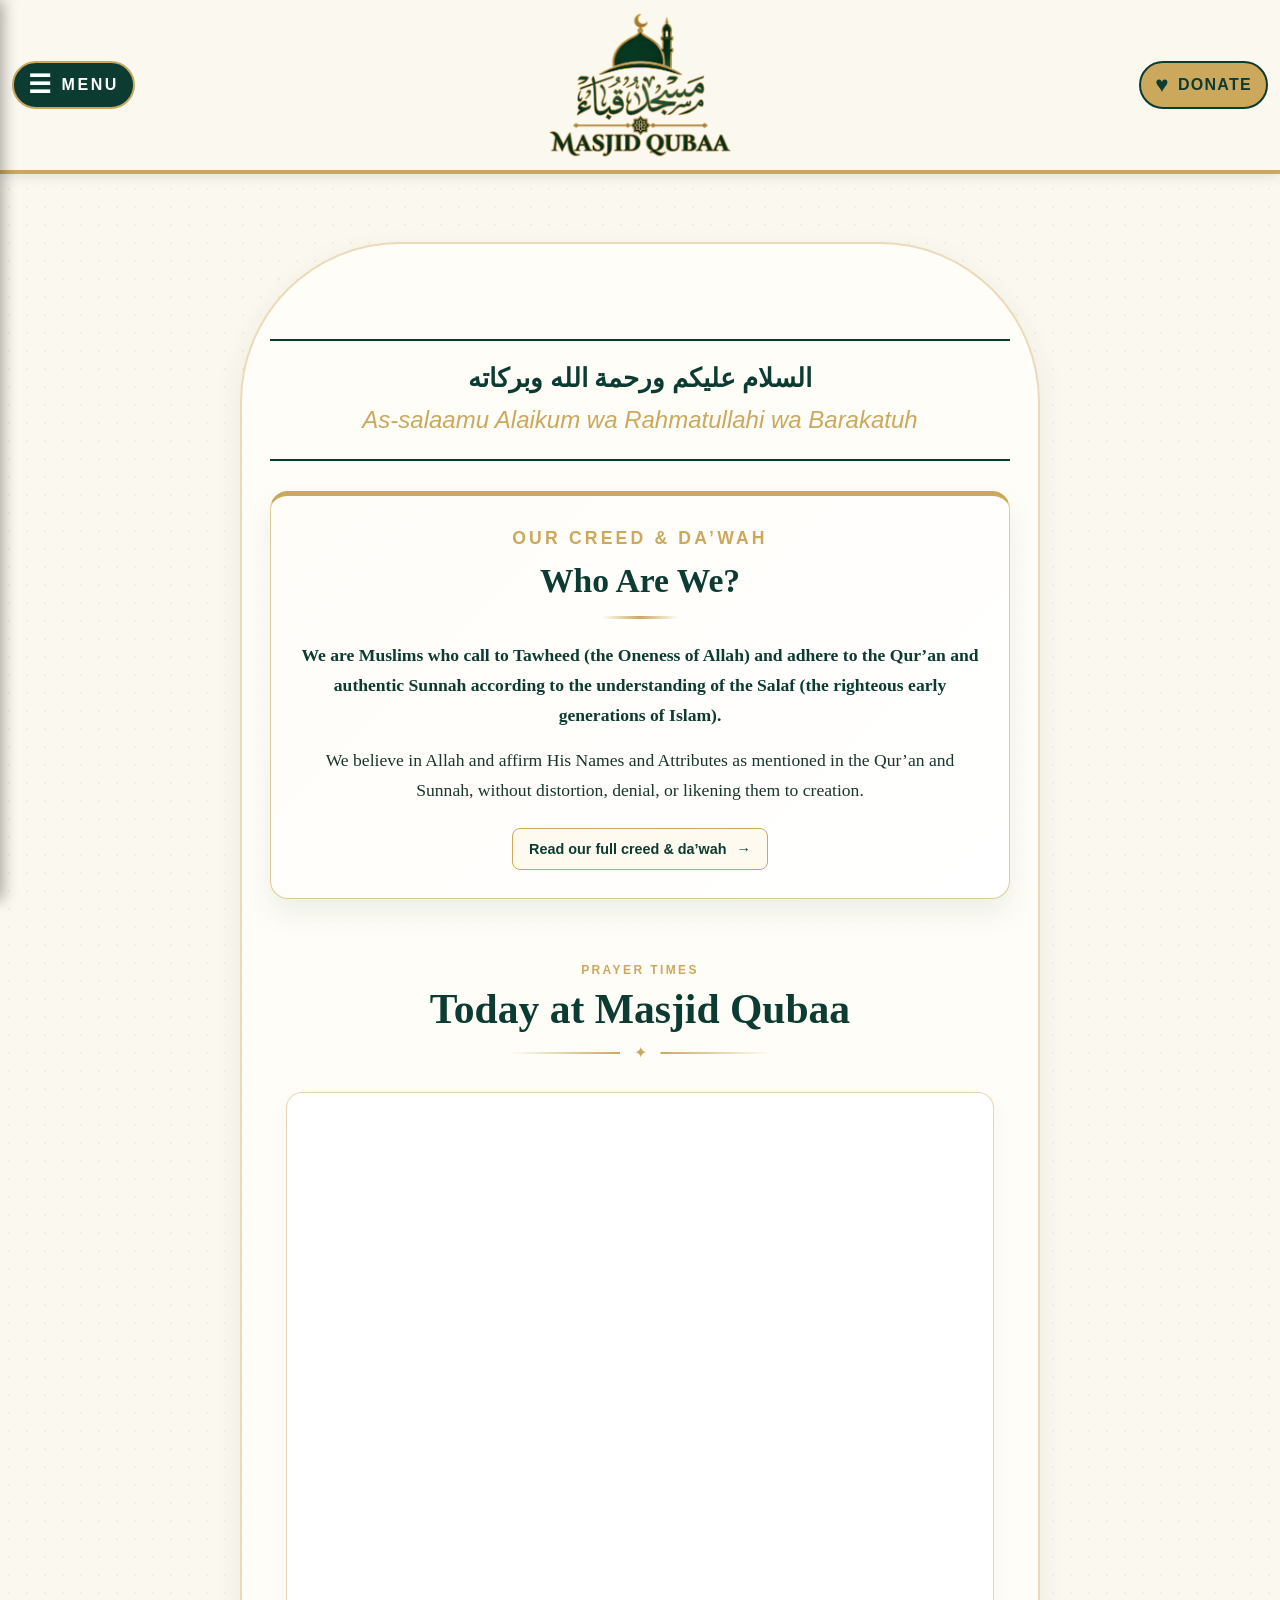
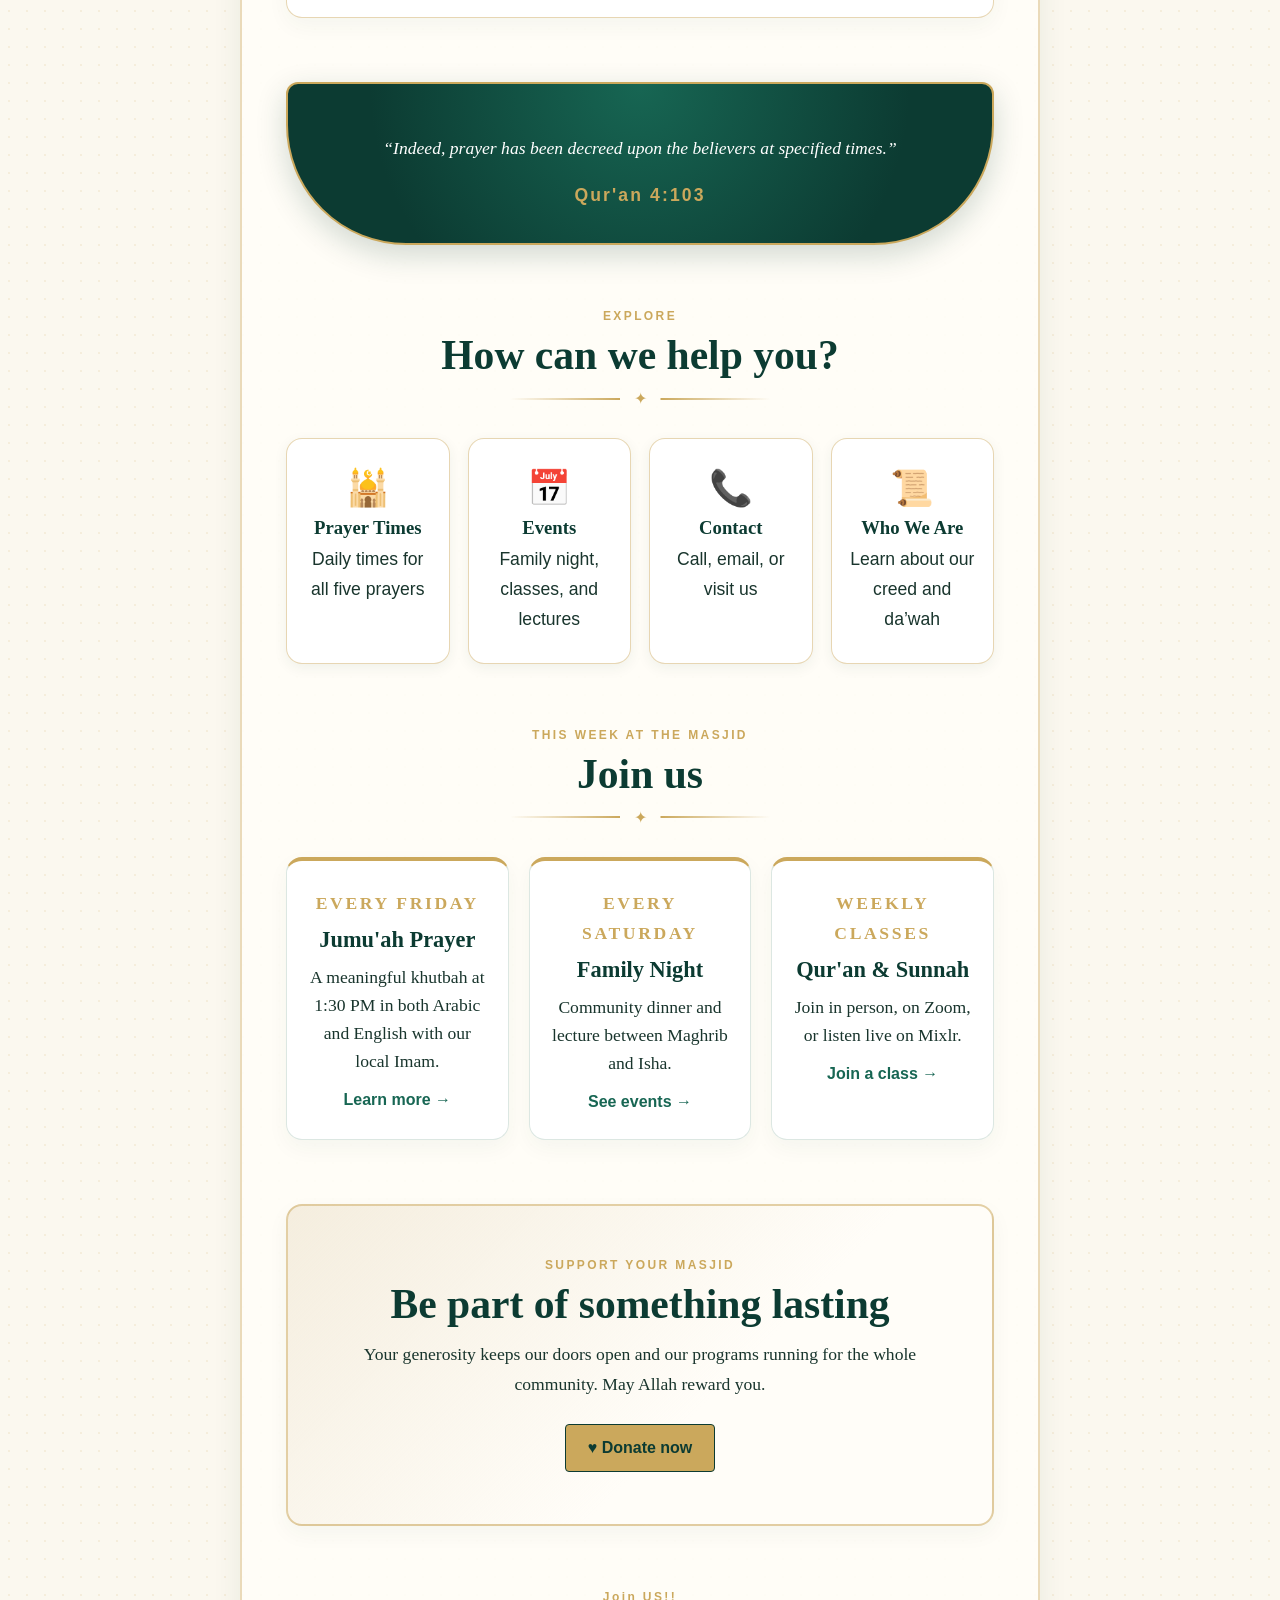
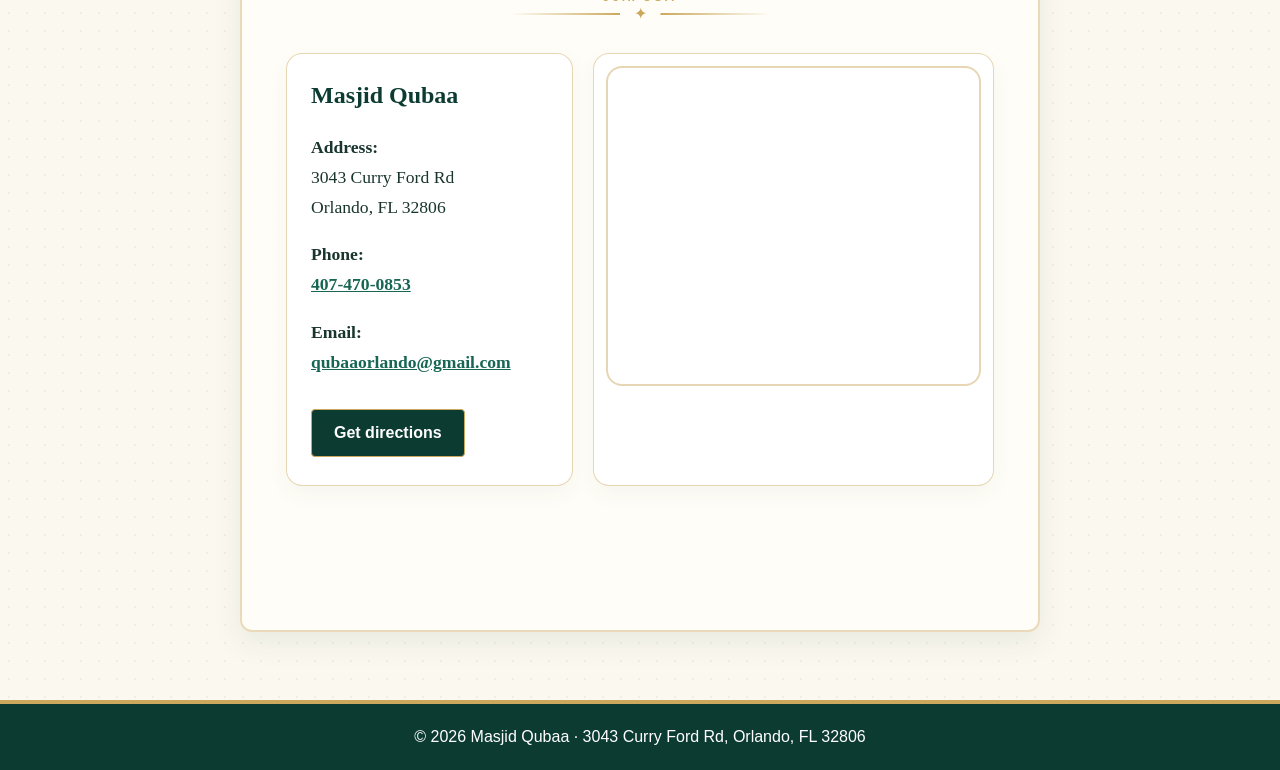
<file: index.html>
<!DOCTYPE html>
<html lang="en">
<head>
  <meta charset="UTF-8">
  <meta name="viewport" content="width=device-width, initial-scale=1.0">
  <meta name="color-scheme" content="light">
  <title>Masjid Qubaa | Home</title>
  <link rel="stylesheet" href="style.css">
</head>

<body>
  <header>
    
    <button class="menu-button" id="menuButton" aria-label="Open menu">
      <span class="menu-icon">☰</span>
      <span class="menu-text">MENU</span>
    </button>

    <a href="index.html">
     <img class="header-logo" src="masjid-qubaa-new-logo.png" alt="Masjid Qubaa">
    </a>
    

    <a class="donate-button"
     href="https://www.zeffy.com/en-US/donation-form/donation-for-masjid-qubaa"
     target="_blank" rel="noopener">
      <span class="donate-icon">♥</span>
      <span class="donate-text">DONATE</span>
    </a>

  </header>

  <!-- Side menu -->
  <nav id="sideMenu" class="side-menu">
    <button class="close-button" id="closeButton">×</button>

    <a href="index.html">Home</a>
    <a href="prayer-times.html">Prayer Times</a>
    <a href="events.html">Events</a>
    <a href="https://www.zeffy.com/en-US/donation-form/donation-for-masjid-qubaa" target="_blank" rel="noopener">Donation</a>
    <a href="who-we-are.html">Who We Are</a>
    <a href="contact.html">Contact</a>
  </nav>

  <!-- Dark background shown when menu is open -->
  <div id="overlay" class="overlay"></div>

  <main>

    <!-- 1. WELCOME -->
    <section class="hero">
      <div class="islamic-greeting">
        <div>
          <p class="arabic-greeting" lang="ar" dir="rtl">
            السلام عليكم ورحمة الله وبركاته
          </p>
          <p class="english-greeting">
            As-salaamu Alaikum wa Rahmatullahi wa Barakatuh
          </p>
        </div>
     </div>

    
      <section class="beliefs-card" aria-labelledby="who-we-are-title">
       <div class="beliefs-heading">
        <p class="beliefs-kicker">OUR CREED &amp; DA’WAH</p>
        <h3 id="who-we-are-title">Who Are We?</h3>
        <div class="beliefs-divider" aria-hidden="true"></div>
       </div>

       <p class="beliefs-lead">
        We are Muslims who call to Tawheed (the Oneness of Allah) and adhere to
        the Qur’an and authentic Sunnah according to the understanding of the
        Salaf (the righteous early generations of Islam).
       </p>

       <p>
        We believe in Allah and affirm His Names and Attributes as mentioned in
        the Qur’an and Sunnah, without distortion, denial, or likening them to
        creation.
       </p>

   <div class="beliefs-full-content" hidden>
   <ul class="beliefs-list">
    <li>We call to Tawheed and warn against shirk, including calling upon the dead and seeking from creation what only Allah can provide.</li>
    <li>We adhere to the Qur’an and authentic Sunnah, relying upon sound evidence in matters of belief, worship, and religious rulings.</li>
    <li>We follow the understanding of the Salaf, referring to the righteous early generations of this Ummah, particularly the first three generations of Muslims.</li>
    <li>We love the Companions of the Messenger of Allah ﷺ and his family, and we defend their honor in accordance with the teachings of Islam.</li>
    <li>We love Ahlus-Sunnah and the scholars of the Sunnah, benefit from their knowledge, and respect their contributions to preserving the Religion.</li>
    <li>We reject fabricated narrations and baseless religious claims and strive to ensure that what we teach is supported by authentic evidence.</li>
    <li>We believe that the Qur’an is the Speech of Allah and is not created. We also affirm the authentic teachings concerning the Hereafter, including the believers seeing their Lord and the intercession.</li>
    <li>We oppose sectarianism and divisive partisanship and call Muslims to cooperate upon truth and righteousness.</li>
    <li>We believe that Islam encompasses all aspects of life, including public affairs, and that the honor and victory of the Muslims lie in returning to the Qur’an and Sunnah.</li>
    <li>We oppose rebellion against Muslim rulers and emphasize avoiding the bloodshed, corruption, and division that revolutions can cause, while adhering to the principles and conditions outlined by the scholars.</li>
    <li>We accept sincere advice and correction, acknowledge that we can be right or wrong, and strive to follow the truth rather than blindly adhering to individuals.</li>
    <li>We love the Sunnah and encourage learning and practicing it, rejecting the claim that its teachings are no longer relevant to our times.</li>
    <li>We remain firm upon our creed and da’wah, refusing to compromise our religious principles for wealth, status, or worldly gain.</li>
   </ul>

   <p class="beliefs-conclusion">
  Our call is founded upon the Qur’an and authentic Sunnah, understood
  according to the way of the Salaf. We strive to adhere to the truth, call
  to Allah with knowledge, and remain steadfast upon our religion until we
  meet Him.
   </p>  

   <p class="beliefs-source">
    Adapted from the statement of Shaykh Muqbil bin Hadi al-Wadi‘i,
    “This Is Our Aqeedah and Our Da’wah.”
   </p>
   </div>
   <a class="beliefs-read-more" href="who-we-are.html">Read our full creed &amp; da’wah <span aria-hidden="true">→</span></a>
 </section>

     
   <!-- 2. LIVE PRAYER TIMES -->
    <section class="section">
      <p class="eyebrow">PRAYER TIMES</p>
      <h2>Today at Masjid Qubaa</h2>
      <div class="divider"><span>✦</span></div>

      <div class="widget-card">
         <iframe
  class="prayer-widget mobile-prayer-widget"
  title="Masjid Qubaa prayer times"
  src="https://mawaqit.net/en/m/masjid-qubaa-orlando-32806-united-states?showNotification=0&showSearchButton=0&showFooter=0&showFlashMessage=0&view=mobile"
  frameborder="0"
  scrolling="no"
></iframe>
      </div>
      
    </section>
 <!-- 5. VERSE -->
    <section class="verse">
      <p class="verse-text">
        “Indeed, prayer has been decreed upon the believers at specified times.”
      </p>
      <p class="verse-ref">Qur'an 4:103</p>
    </section>


    <!-- 3. QUICK LINKS -->
    <section class="section">
      <p class="eyebrow">EXPLORE</p>
      <h2>How can we help you?</h2>
      <div class="divider"><span>✦</span></div>

      <div class="quick-grid">
        <a class="quick-card" href="prayer-times.html">
          <span class="quick-icon">🕌</span>
          <h3>Prayer Times</h3>
          <p>Daily times for all five prayers</p>
        </a>
        
        <a class="quick-card" href="events.html">
          <span class="quick-icon">📅</span>
          <h3>Events</h3>
          <p>Family night, classes, and lectures</p>
        </a>
        <a class="quick-card" href="contact.html">
          <span class="quick-icon">📞</span>
          <h3>Contact</h3>
          <p>Call, email, or visit us</p>
        </a>
        <a class="quick-card" href="who-we-are.html">
          <span class="quick-icon">📜</span>
          <h3>Who We Are</h3>
          <p>Learn about our creed and da’wah</p>
        </a>
      </div>
    </section>

    <!-- 4. WEEKLY HIGHLIGHTS -->
    <section class="section">
      <p class="eyebrow">THIS WEEK AT THE MASJID</p>
      <h2>Join us</h2>
      <div class="divider"><span>✦</span></div>

      <div class="info-grid">
        <article class="info-card">
          <p class="event-label">EVERY FRIDAY</p>
          <h3>Jumu'ah Prayer </h3>
          <p>A meaningful khutbah at 1:30 PM in both Arabic and English with our local Imam.</p>
          <a class="text-link" href="prayer-times.html">Learn more →</a>
        </article>

        <article class="info-card">
          <p class="event-label">EVERY SATURDAY</p>
          <h3>Family Night</h3>
          <p>Community dinner and lecture between Maghrib and Isha.</p>
          <a class="text-link" href="events.html">See events →</a>
        </article>

        <article class="info-card">
          <p class="event-label">WEEKLY CLASSES</p>
          <h3>Qur'an &amp; Sunnah</h3>
          <p>Join in person, on Zoom, or listen live on Mixlr.</p>
          <a class="text-link" href="events.html">Join a class →</a>
        </article>
      </div>
    </section>

  

    <!-- 6. DONATION -->
    <section class="donate-banner">
      <p class="eyebrow">SUPPORT YOUR MASJID</p>
      <h2>Be part of something lasting</h2>
      <p>
        Your generosity keeps our doors open and our programs running for the
        whole community. May Allah reward you.
      </p>
      <a class="button gold"
         href="https://www.zeffy.com/en-US/donation-form/donation-for-masjid-qubaa"
         target="_blank" rel="noopener">♥ Donate now</a>
    </section>

    <!-- 7. VISIT -->
    <section class="section">
      <p class="eyebrow">Join US!!</p>
      
      <div class="divider"><span>✦</span></div>

      <div class="visit-grid">
        <div class="visit-card">
          <h3>Masjid Qubaa</h3>
          <p><strong>Address:</strong><br>3043 Curry Ford Rd<br>Orlando, FL 32806</p>
          <p><strong>Phone:</strong><br><a href="tel:4074700853">407-470-0853</a></p>
          <p><strong>Email:</strong><br><a href="mailto:qubaaorlando@gmail.com">qubaaorlando@gmail.com</a></p>
          <a class="button" target="_blank" rel="noopener"
             href="https://www.google.com/maps/search/?api=1&query=3043+Curry+Ford+Rd+Orlando+FL+32806">Get directions</a>
      </div>
     <div class="widget-card">
           <iframe
          class="map"
          title="Map to Masjid Qubaa"
          loading="lazy"
          src="https://www.google.com/maps?q=3043+Curry+Ford+Rd+Orlando+FL+32806&output=embed"></iframe>
          
      </div>
      
    </section>

  </main>

  <footer>
    <p>© 2026 Masjid Qubaa · 3043 Curry Ford Rd, Orlando, FL 32806</p>
  </footer>

  <script src="script.js"></script>
</body>
</html>
</file>
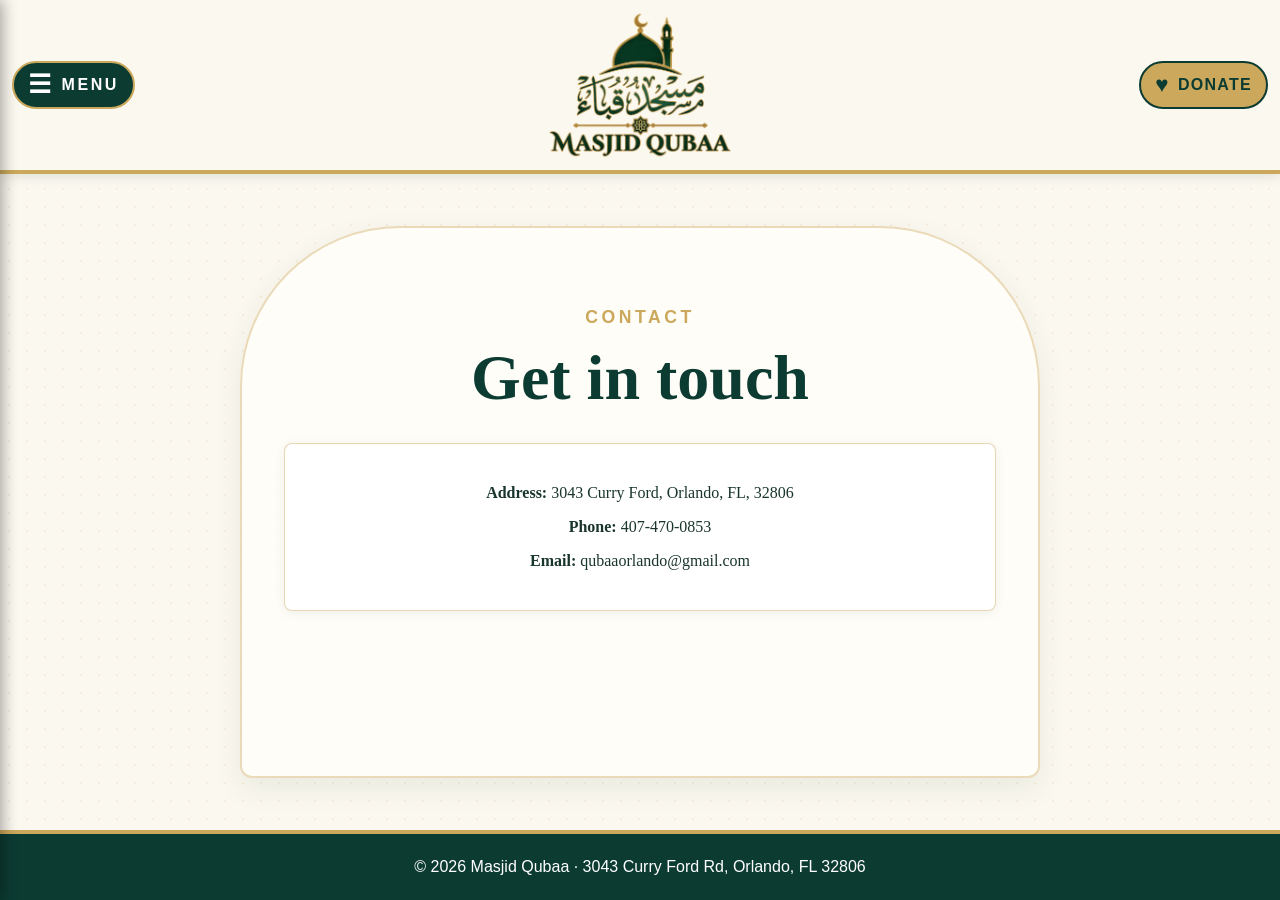
<file: contact.html>
<!DOCTYPE html>
<html lang="en">
<head>
  <meta charset="UTF-8">
  <meta name="viewport" content="width=device-width, initial-scale=1.0">
  <title>Masjid Qubaa</title>
  <link rel="stylesheet" href="style.css">
</head>

<body>
  <header>
    
    <button class="menu-button" id="menuButton" aria-label="Open menu">
      <span class="menu-icon">☰</span>
      <span class="menu-text">MENU</span>
    </button>
    
    <a href="index.html">
     <img class="header-logo" src="masjid-qubaa-new-logo.png" alt="Masjid Qubaa">
    </a>
   
    <a class="donate-button"
     href="https://www.zeffy.com/en-US/donation-form/donation-for-masjid-qubaa"
     target="_blank" rel="noopener">
      <span class="donate-icon">♥</span>
      <span class="donate-text">DONATE</span>
    </a>
  </header>

  <nav id="sideMenu" class="side-menu">
    <button class="close-button" id="closeButton">×</button>
    <a href="index.html">Home</a>
    <a href="who-we-are.html">Who We Are</a>
    <a href="events.html">Events</a>
    <a href="prayer-times.html">Prayer Times</a>
    <a href="https://www.zeffy.com/en-US/donation-form/donation-for-masjid-qubaa" target="_blank" rel="noopener">Donation</a>
    <a href="contact.html">Contact</a>
  </nav>
 


  <div id="overlay" class="overlay"></div>

  <main class="page-content">
    <p class="eyebrow">CONTACT</p>
    <h2>Get in touch</h2>

    <div class="card">
     
      <p><strong>Address:</strong> 3043 Curry Ford, Orlando, FL, 32806</p>
      <p><strong>Phone:</strong> 407-470-0853</p>
      <p><strong>Email:</strong> qubaaorlando@gmail.com </p>
    </div>
  </main>

  <footer>© 2026 Masjid Qubaa · 3043 Curry Ford Rd, Orlando, FL 32806</footer>

  <script src="script.js"></script>
</body>
</html>
</file>
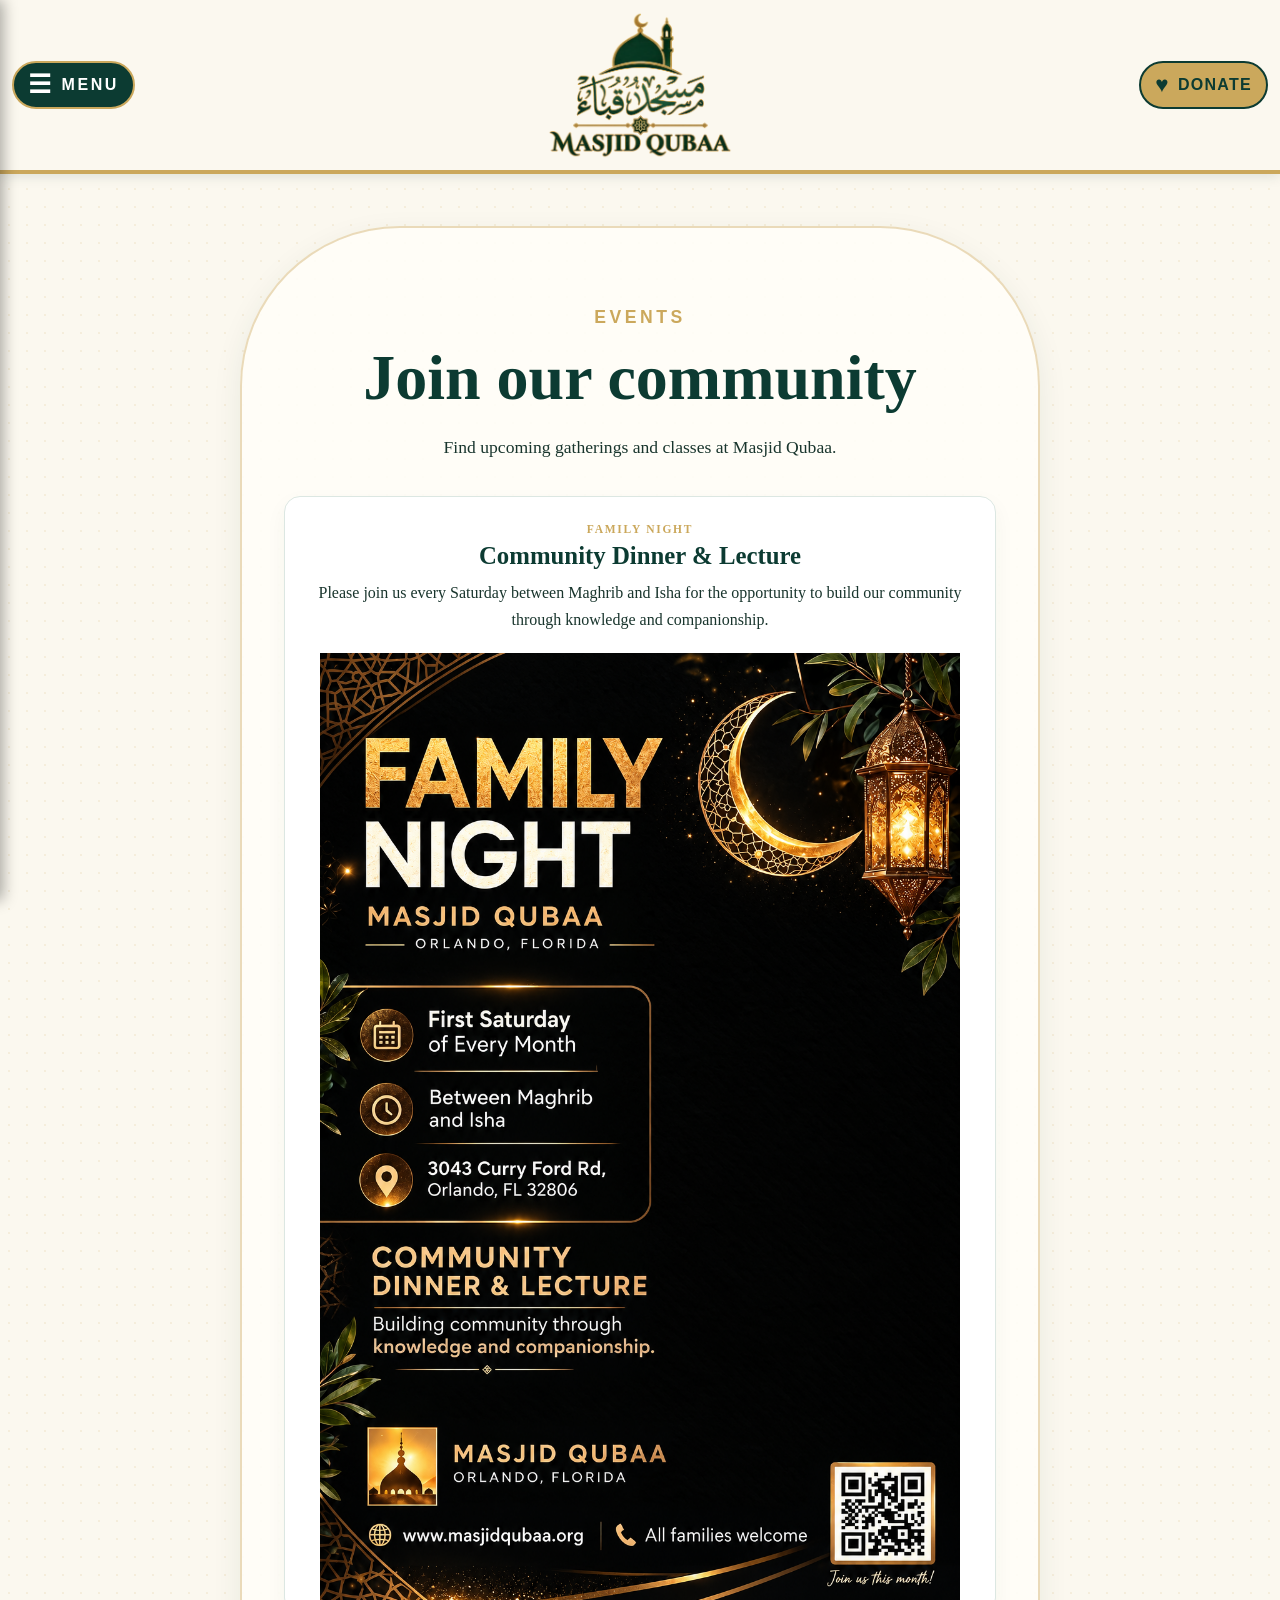
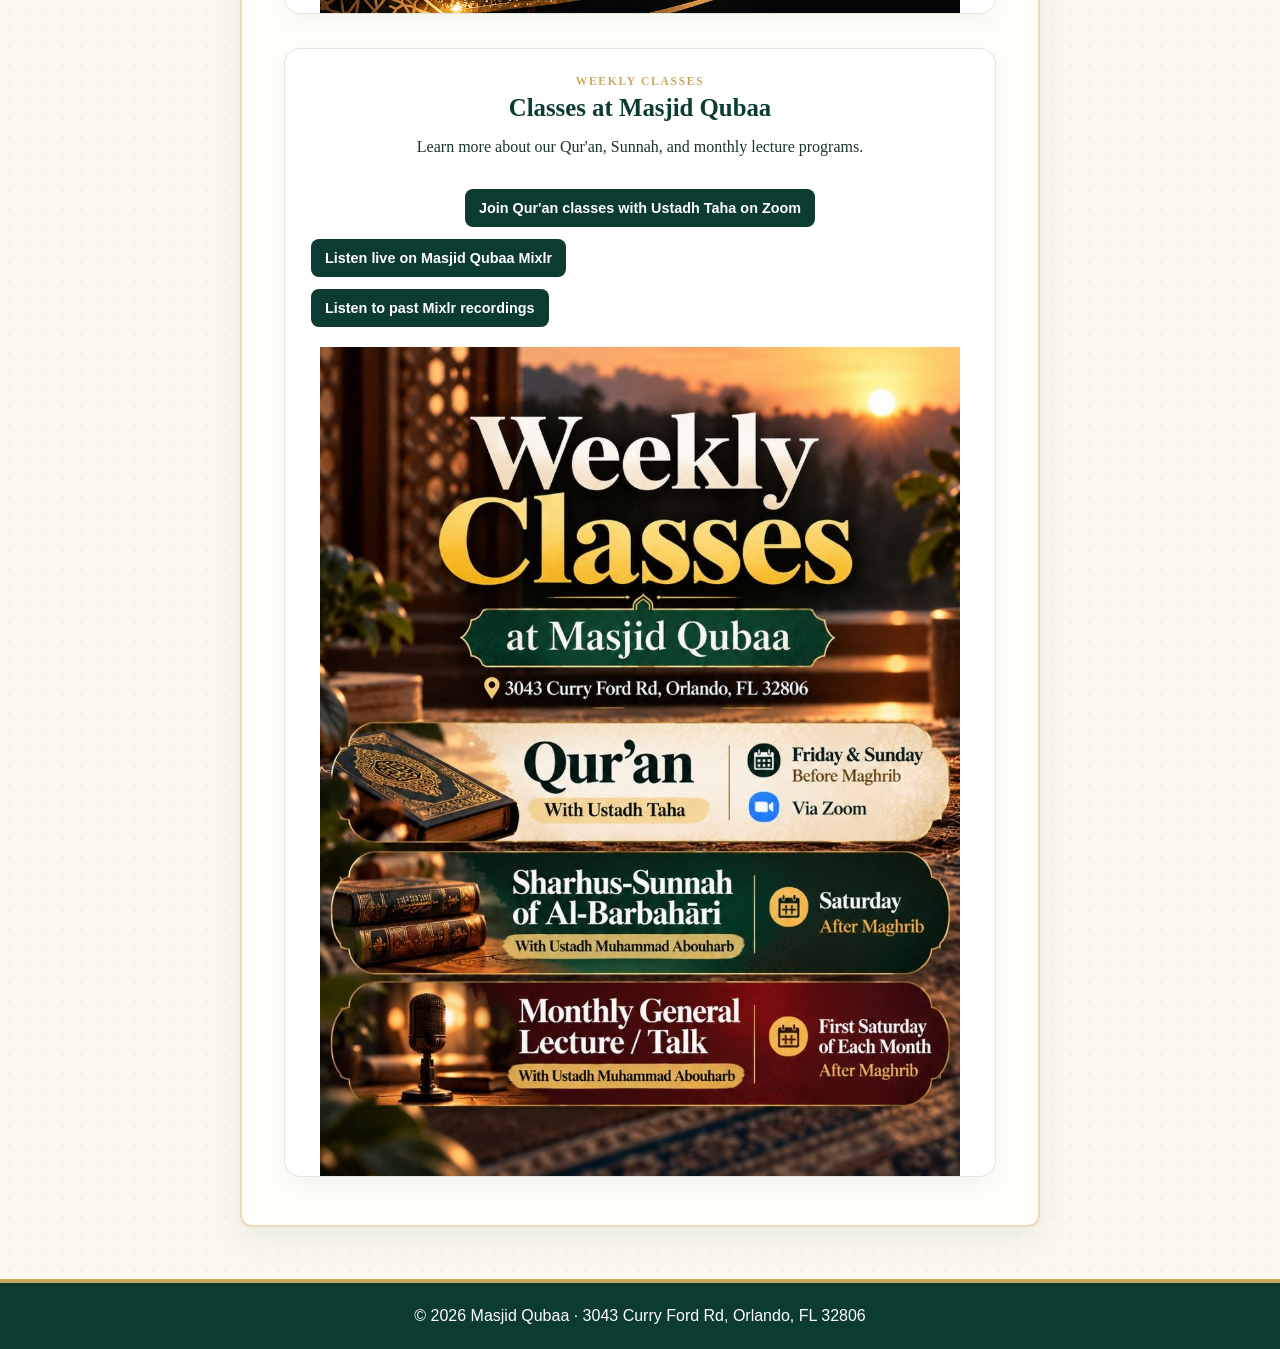
<file: events.html>
<!DOCTYPE html>
<html lang="en">
<head>
  <meta charset="UTF-8">
  <meta name="viewport" content="width=device-width, initial-scale=1.0">
  <title>Masjid Qubaa</title>
  <link rel="stylesheet" href="style.css">
</head>

<body>
  <header>
    
    <button class="menu-button" id="menuButton" aria-label="Open menu">
      <span class="menu-icon">☰</span>
      <span class="menu-text">MENU</span>
    </button>

    <a href="index.html">
     <img class="header-logo" src="masjid-qubaa-new-logo.png" alt="Masjid Qubaa">
    </a>
    
    <a class="donate-button"
     href="https://www.zeffy.com/en-US/donation-form/donation-for-masjid-qubaa"
     target="_blank" rel="noopener">
      <span class="donate-icon">♥</span>
      <span class="donate-text">DONATE</span>
    </a>
  </header>

  <nav id="sideMenu" class="side-menu" aria-label="Main menu">
    <button class="close-button" id="closeButton" aria-label="Close menu">×</button>

    <a href="index.html">Home</a>
    <a href="prayer-times.html">Prayer Times</a>
    <a href="events.html">Events</a>
    <a href="https://www.zeffy.com/en-US/donation-form/donation-for-masjid-qubaa" target="_blank" rel="noopener">Donation</a>
    <a href="who-we-are.html">Who We Are</a>
    <a href="contact.html">Contact</a>
  </nav>

  <div id="overlay" class="overlay"></div>

  <main class="page-content">
    <p class="eyebrow">EVENTS</p>
    <h2>Join our community</h2>
    <p>Find upcoming gatherings and classes at Masjid Qubaa.</p>

    <section class="event-list">
      <article class="event-card">
        <div class="event-copy">
          <p class="event-label">FAMILY NIGHT</p>
          <h3>Community Dinner &amp; Lecture</h3>

          <p>
            Please join us every Saturday between Maghrib and Isha for the
            opportunity to build our community through knowledge and companionship.
          </p>
        </div>

        <img
          class="event-image"
          src="family-night-image.jpg"
          alt="Masjid Qubaa Family Night flyer"
        >
      </article>

      <article class="event-card">
        <div class="event-copy">
          <p class="event-label">WEEKLY CLASSES</p>
          <h3>Classes at Masjid Qubaa</h3>

          <p>
            Learn more about our Qur'an, Sunnah, and monthly lecture programs.
          </p>
            
          <a
             class="event-button" href="https://ucf-hipaa.zoom.us/j/3621094502" target="_blank" rel="noopener">
             Join Qur'an classes with Ustadh Taha on Zoom
            </a>

        
        
         <div class="mixlr-buttons">
           <a class="event-button" href="https://masjidqubaafl.mixlr.com/events/5361684" target="_blank" rel="noopener">
             Listen live on Masjid Qubaa Mixlr
            </a>

            <a class="event-button" href="https://masjidqubaafl.mixlr.com/recordings" target="_blank" rel="noopener">
              Listen to past Mixlr recordings
            </a>
          </div>
        </div>
        <img
          class="event-image"
          src="weekly-classes-image.jpg"
          alt="Weekly Classes at Masjid Qubaa flyer"
        >
      </article>
    </section>
  </main>

  <footer>© 2026 Masjid Qubaa · 3043 Curry Ford Rd, Orlando, FL 32806</footer>

  <script src="script.js"></script>
</body>
</html>
</file>
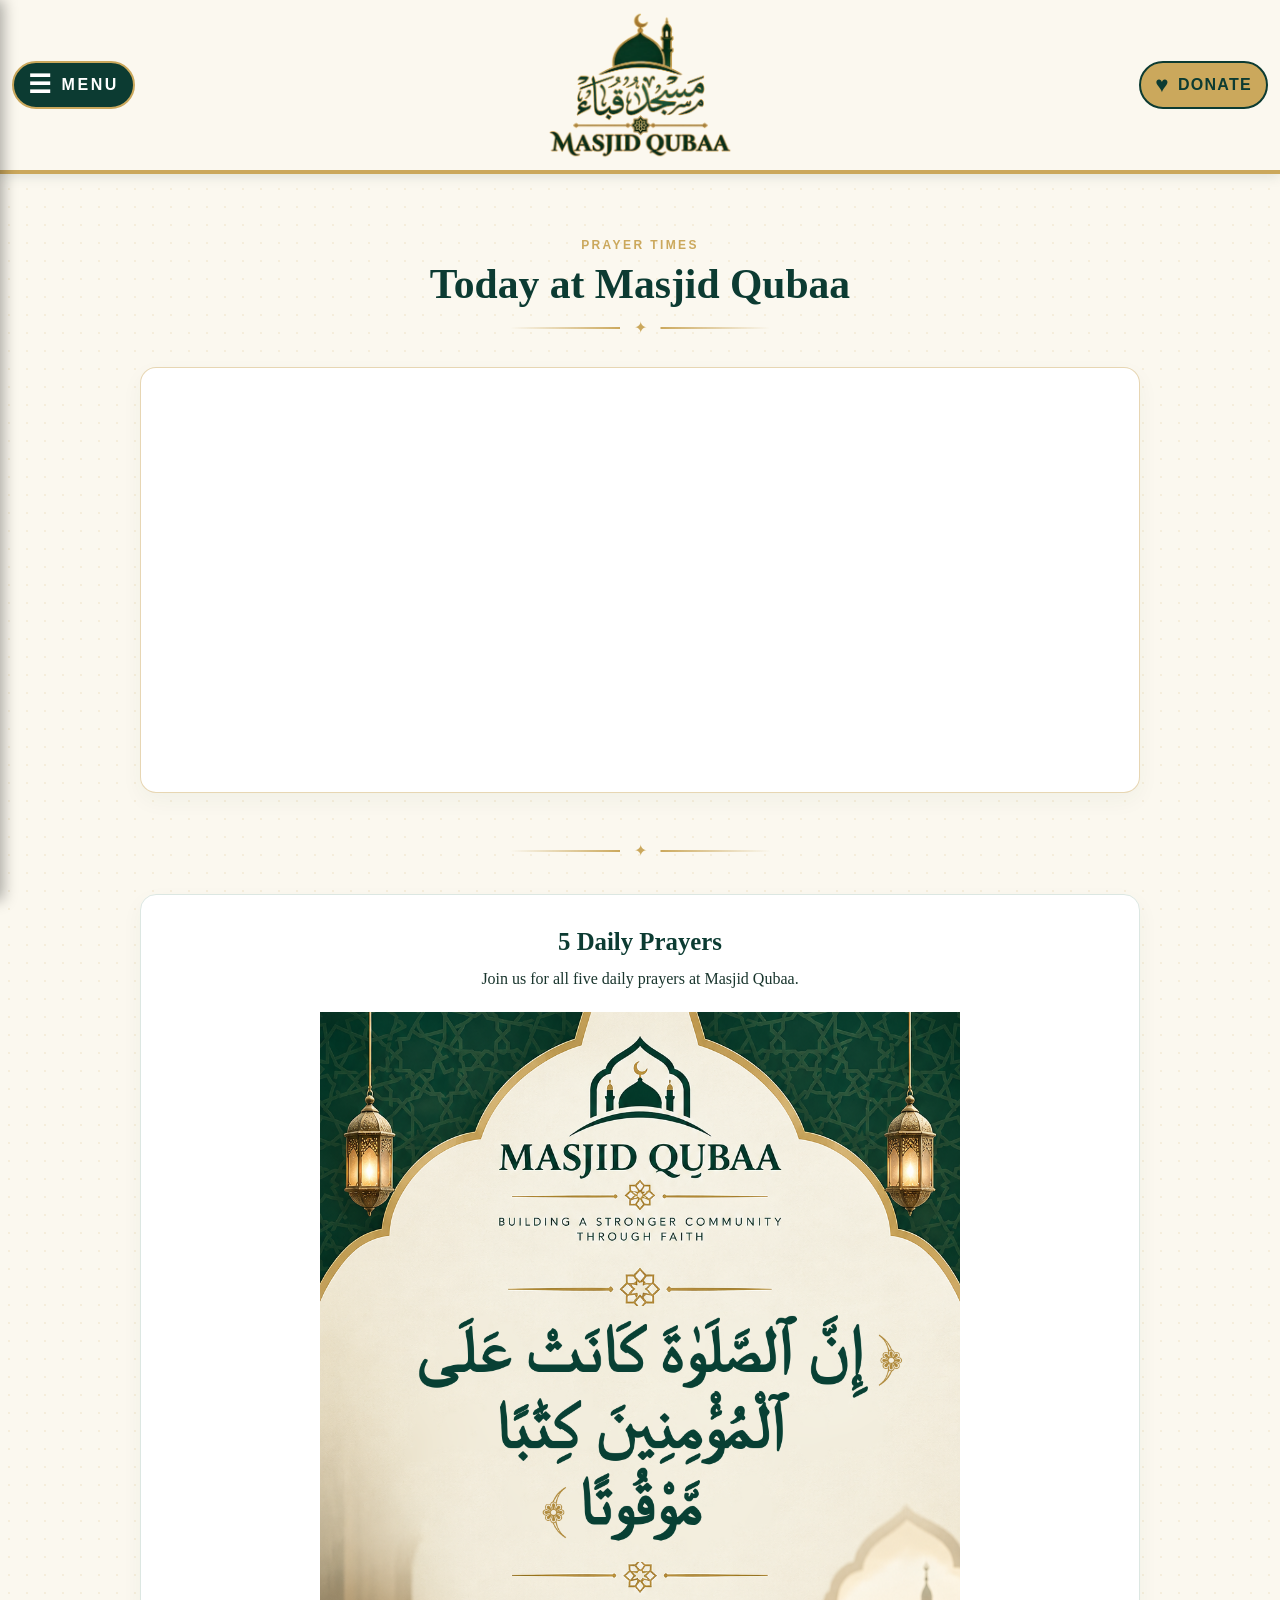
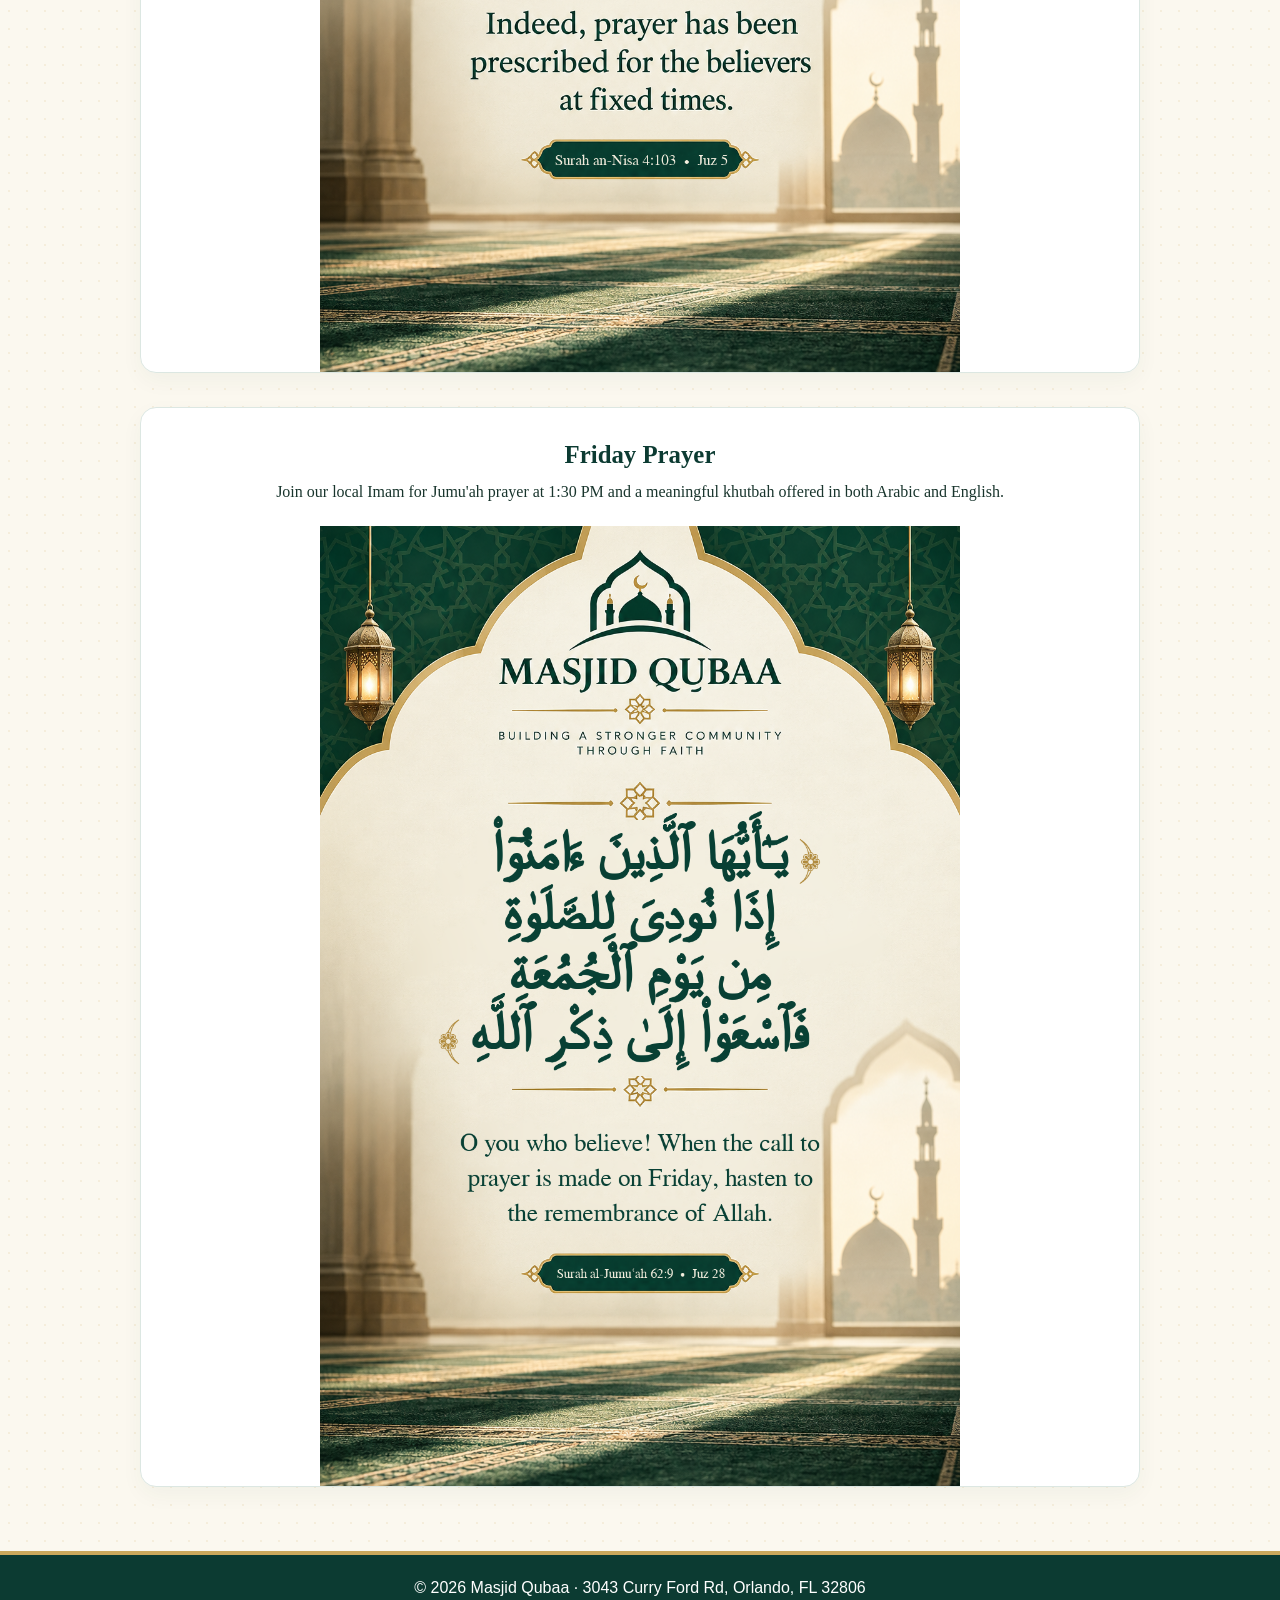
<file: prayer-times.html>
<!DOCTYPE html>
<html lang="en">
<head>
  <meta charset="UTF-8">
  <meta name="viewport" content="width=device-width, initial-scale=1.0">
  <title>Masjid Qubaa</title>
  <link rel="stylesheet" href="style.css">
</head>

<body>
  <header>
    
    <button class="menu-button" id="menuButton" aria-label="Open menu">
      <span class="menu-icon">☰</span>
      <span class="menu-text">MENU</span>
    </button>

    <a href="index.html">
     <img class="header-logo" src="masjid-qubaa-new-logo.png" alt="Masjid Qubaa">
    </a>
   
     
    <a class="donate-button"
     href="https://www.zeffy.com/en-US/donation-form/donation-for-masjid-qubaa"
     target="_blank" rel="noopener">
      <span class="donate-icon">♥</span>
      <span class="donate-text">DONATE</span>
    </a>

  </header>

  <nav id="sideMenu" class="side-menu">
    <button class="close-button" id="closeButton">×</button>
    <a href="index.html">Home</a>
    <a href="prayer-times.html">Prayer Times</a>
    <a href="events.html">Events</a>
    <a href="https://www.zeffy.com/en-US/donation-form/donation-for-masjid-qubaa" target="_blank" rel="noopener">Donation</a>
    <a href="who-we-are.html">Who We Are</a>
    <a href="contact.html">Contact</a>
  </nav>

  <div id="overlay" class="overlay"></div>

 <section class="section prayer-times-section">
  <p class="eyebrow">PRAYER TIMES</p>
  <h2>Today at Masjid Qubaa</h2>
  <div class="divider"><span>✦</span></div>

  <div class="widget-card">
    <iframe
      class="prayer-widget vertical-prayer-widget"
      title="Masjid Qubaa prayer times"
      src="https://mawaqit.net/en/m/masjid-qubaa-orlando-32806-united-states?showNotification=0&amp;showSearchButton=0&amp;showFooter=0&amp;showFlashMessage=0&amp;view=mobile"
      frameborder="0"
      scrolling="no"
    ></iframe>
  </div>
</section>

<section class="section prayer-services-section">
 
  <div class="divider"><span>✦</span></div>

  <div class="service-list">
    <article class="service-card">
      <div class="service-copy">
        
        <h3>5 Daily Prayers</h3>
        <p>Join us for all five daily prayers at Masjid Qubaa.</p>
      </div>

      <img
        class="service-image"
        src="Prayer-is-must.png"
        alt="Prayer is prescribed for believers at fixed times"
      >
    </article>

    <article class="service-card jumaa-service">
      <div class="service-copy">
        
        <h3>Friday Prayer</h3>
        <p>
          Join our local Imam for Jumu'ah prayer at 1:30 PM and a meaningful
          khutbah offered in both Arabic and English.
        </p>
      </div>

      <img
        class="service-image"
        src="masjid-qubaa-jumaa.png"
        alt="Friday prayer at Masjid Qubaa"
      >
    </article>
  </div>
</section>
  
  <footer>© 2026 Masjid Qubaa · 3043 Curry Ford Rd, Orlando, FL 32806</footer>

  <script src="script.js"></script>
</body>
</html>
</file>
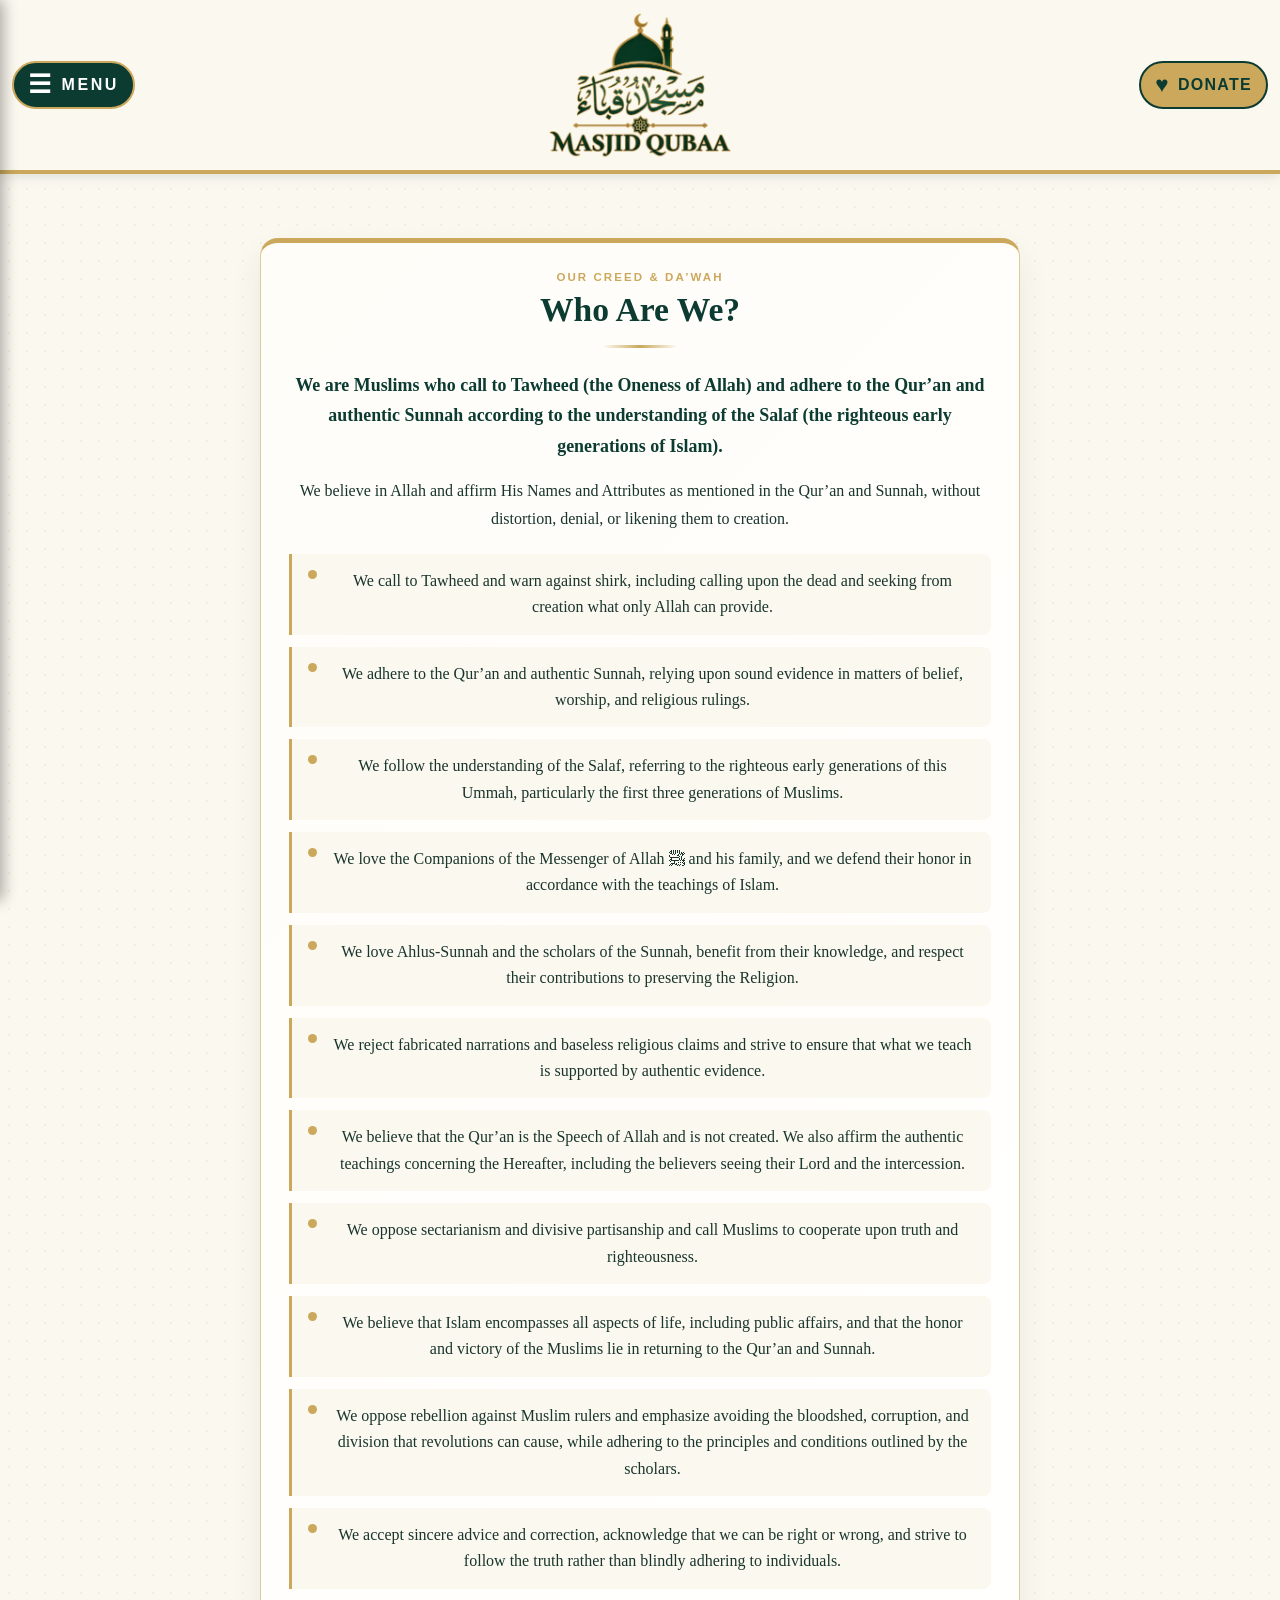
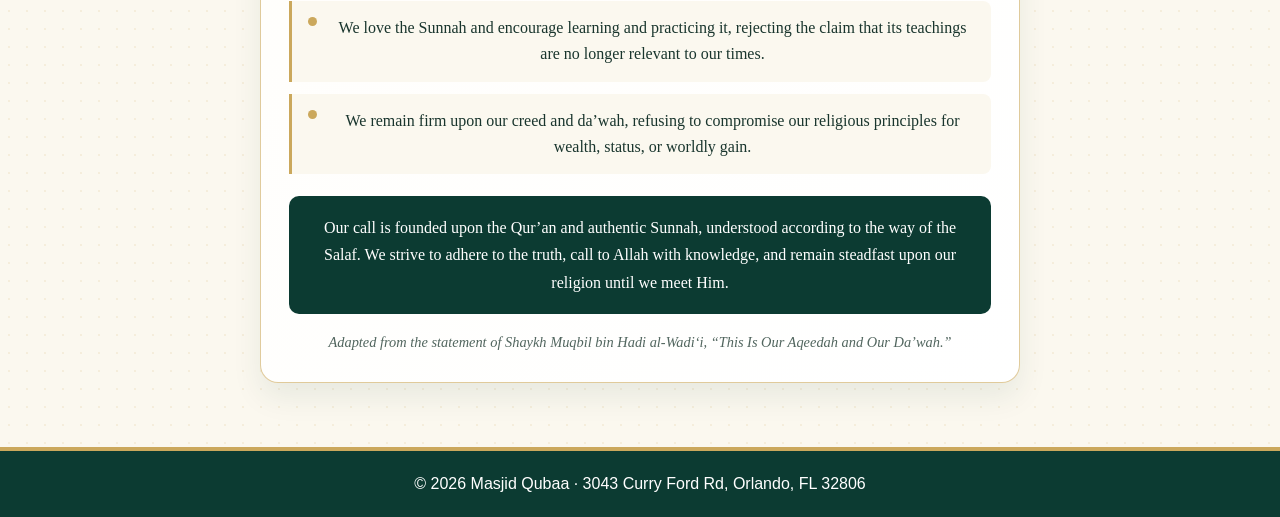
<file: who-we-are.html>
<!DOCTYPE html>
<html lang="en">
<head>
  <meta charset="UTF-8">
  <meta name="viewport" content="width=device-width, initial-scale=1.0">
  <meta name="color-scheme" content="light">
  <title>Masjid Qubaa | Who We Are</title>
  <link rel="stylesheet" href="style.css">
</head>

<body>
  <header>
    <button class="menu-button" id="menuButton" aria-label="Open menu">
      <span class="menu-icon">☰</span>
      <span class="menu-text">MENU</span>
    </button>
    <a href="index.html"><img class="header-logo" src="masjid-qubaa-new-logo.png" alt="Masjid Qubaa"></a>
    <a class="donate-button" href="https://www.zeffy.com/en-US/donation-form/donation-for-masjid-qubaa" target="_blank" rel="noopener">
      <span class="donate-icon">♥</span>
      <span class="donate-text">DONATE</span>
    </a>
  </header>

  <nav id="sideMenu" class="side-menu">
    <button class="close-button" id="closeButton">×</button>
    <a href="index.html">Home</a>
    <a href="prayer-times.html">Prayer Times</a>
    <a href="events.html">Events</a>
    <a href="https://www.zeffy.com/en-US/donation-form/donation-for-masjid-qubaa" target="_blank" rel="noopener">Donation</a>
    <a href="who-we-are.html">Who We Are</a>
    <a href="contact.html">Contact</a>
  </nav>

  <div id="overlay" class="overlay"></div>

  <main>
    <section class="section">
      <section class="beliefs-card" aria-labelledby="who-we-are-title">
        <div class="beliefs-heading">
          <p class="beliefs-kicker">OUR CREED &amp; DA’WAH</p>
          <h3 id="who-we-are-title">Who Are We?</h3>
          <div class="beliefs-divider" aria-hidden="true"></div>
        </div>

        <p class="beliefs-lead">We are Muslims who call to Tawheed (the Oneness of Allah) and adhere to the Qur’an and authentic Sunnah according to the understanding of the Salaf (the righteous early generations of Islam).</p>

        <p>We believe in Allah and affirm His Names and Attributes as mentioned in the Qur’an and Sunnah, without distortion, denial, or likening them to creation.</p>

        <ul class="beliefs-list">
          <li>We call to Tawheed and warn against shirk, including calling upon the dead and seeking from creation what only Allah can provide.</li>
          <li>We adhere to the Qur’an and authentic Sunnah, relying upon sound evidence in matters of belief, worship, and religious rulings.</li>
          <li>We follow the understanding of the Salaf, referring to the righteous early generations of this Ummah, particularly the first three generations of Muslims.</li>
          <li>We love the Companions of the Messenger of Allah ﷺ and his family, and we defend their honor in accordance with the teachings of Islam.</li>
          <li>We love Ahlus-Sunnah and the scholars of the Sunnah, benefit from their knowledge, and respect their contributions to preserving the Religion.</li>
          <li>We reject fabricated narrations and baseless religious claims and strive to ensure that what we teach is supported by authentic evidence.</li>
          <li>We believe that the Qur’an is the Speech of Allah and is not created. We also affirm the authentic teachings concerning the Hereafter, including the believers seeing their Lord and the intercession.</li>
          <li>We oppose sectarianism and divisive partisanship and call Muslims to cooperate upon truth and righteousness.</li>
          <li>We believe that Islam encompasses all aspects of life, including public affairs, and that the honor and victory of the Muslims lie in returning to the Qur’an and Sunnah.</li>
          <li>We oppose rebellion against Muslim rulers and emphasize avoiding the bloodshed, corruption, and division that revolutions can cause, while adhering to the principles and conditions outlined by the scholars.</li>
          <li>We accept sincere advice and correction, acknowledge that we can be right or wrong, and strive to follow the truth rather than blindly adhering to individuals.</li>
          <li>We love the Sunnah and encourage learning and practicing it, rejecting the claim that its teachings are no longer relevant to our times.</li>
          <li>We remain firm upon our creed and da’wah, refusing to compromise our religious principles for wealth, status, or worldly gain.</li>
        </ul>

        <p class="beliefs-conclusion">Our call is founded upon the Qur’an and authentic Sunnah, understood according to the way of the Salaf. We strive to adhere to the truth, call to Allah with knowledge, and remain steadfast upon our religion until we meet Him.</p>

        <p class="beliefs-source">Adapted from the statement of Shaykh Muqbil bin Hadi al-Wadi‘i, “This Is Our Aqeedah and Our Da’wah.”</p>
      </section>
    </section>
  </main>

  <footer>© 2026 Masjid Qubaa · 3043 Curry Ford Rd, Orlando, FL 32806</footer>
  <script src="script.js"></script>
</body>
</html>
</file>
<file: style.css>
/* Change these colors to update the whole website */
:root {
  --green: #0c3b32;
  --green-light: #176653;
  --gold: #cba85c;
  --cream: #fbf8ef;
  --text: #19352d;
}

* {
  box-sizing: border-box;
}

html {
  color-scheme: light;
  -webkit-text-size-adjust: 100%;
}

body {
  margin: 0;
  min-height: 100vh;
  display: flex;
  flex-direction: column;
  font-family: Georgia, "Times New Roman", serif;
  color: var(--text);
  background-color: var(--cream);

  /* Small repeating gold pattern */
  background-image: radial-gradient(#cba85c22 1px, transparent 1px);
  background-size: 18px 18px;
}

header {
  position: relative;
  display: flex;
  align-items: center;
  justify-content: center;
  padding: 10px 16px;
  background: var(--cream);
  border-bottom: 4px solid var(--gold);
  box-shadow: 0 2px 12px #0c3b3220;
}

/* for the donation box on each page */
header .donate-button {
  position: absolute;
  right: 12px;
  top: 50%;
  transform: translateY(-50%);

  display: flex;
  align-items: center;
  gap: 8px;
  min-height: 48px;
  padding: 8px 14px;
  border: 2px solid var(--green);
  border-radius: 999px;
  background: var(--gold);
  color: var(--green);
  font-family: Arial, sans-serif;
  font-weight: bold;
  letter-spacing: 0.08em;
  text-decoration: none;
}

header .donate-button:hover {
  background: #d9b96f;
}

.donate-icon {
  font-size: 1.4rem;
  line-height: 1;
}

.donate-text {
  font-size: 1rem;
}

/* Menu button stays on the left; logo is centered */
header .menu-button {
  position: absolute;
  left: 12px;
  top: 50%;
  transform: translateY(-50%);
  display: flex;
  align-items: center;
  gap: 8px;
  min-height: 48px;            /* big, easy tap target */
  padding: 8px 14px;
  border: 2px solid var(--gold);
  border-radius: 999px;
  background: var(--green);
  color: white;
  font-family: Arial, sans-serif;
  font-weight: bold;
  letter-spacing: 0.08em;

  animation: menu-pulse 1.6s ease-in-out 3;
}

@keyframes menu-pulse {
  0%, 100% { box-shadow: 0 0 0 0 #cba85c00; }
  50%      { box-shadow: 0 0 0 10px #cba85c66; }
}

header .menu-button:hover {
  background: var(--green-light);
}

.menu-icon {
  font-size: 1.6rem;
  line-height: 1;
}

.menu-text {
  font-size: 1rem;
}

.header-logo {
  display: block;
  height: 150px;      /* change this to resize the logo */
  width: auto;
}

@media (max-width: 600px) {
  .header-logo {
    height: 120px;
    width: auto;
  }
}

/* Very small phones: keep the labels but shrink slightly.
   (This block must stay BELOW the .header-logo rules above to work.) */
@media (max-width: 400px) {
  header .menu-button,
  header .donate-button { padding: 6px 10px; gap: 5px; }

  .menu-text,
  .donate-text { font-size: 0.8rem; }

  .header-logo { height: 90px; }
}

h1 {
  margin: 0;
  font-size: 1.35rem;
  letter-spacing: 0.04em;
}

h2 {
  font-size: clamp(2.2rem, 6vw, 4rem);
  margin: 8px 0 16px;
  color: var(--green);
}

h3 {
  margin-top: 0;
  color: var(--green);
}

.menu-button,
.close-button {
  border: 0;
  cursor: pointer;
  color: white;
  background: transparent;
  font-size: 2rem;
  line-height: 1;
}

/* Side menu */
.side-menu {
  position: fixed;
  z-index: 2;
  top: 0;
  left: 0;
  width: 285px;
  height: 100%;
  padding: 22px;
  background: var(--green);
  box-shadow: 3px 0 14px #0005;
  transform: translateX(-100%);
  transition: transform 0.25s ease;
}

/* JavaScript adds this class to open the menu */
.side-menu.open {
  transform: translateX(0);
}

.close-button {
  float: right;
  color: var(--gold);
}

.side-menu a {
  clear: both;
  display: block;
  padding: 16px 8px;
  border-bottom: 1px solid #ffffff33;
  color: white;
  font-weight: bold;
  text-decoration: none;
}

.side-menu a:hover {
  padding-left: 16px;
  color: var(--gold);
  transition: 0.2s;
}

/* Dark area behind the open menu */
.overlay {
  position: fixed;
  inset: 0;
  z-index: 1;
  display: none;
  background: #001a14aa;
}

.overlay.show {
  display: block;
}

main {
  flex: 1;
}

/* Rounded top creates a simple arch shape */
.hero,
.page-content {
  overflow: hidden;
  border: 2px solid #cba85c66;
  border-radius: 160px 160px 12px 12px;
  background: #fffdf8e8;
  box-shadow: 0 10px 30px #0c3b3214;

  width: min(800px, calc(100% - 48px));
  margin: 52px auto;
  padding: 75px 42px 48px;
  text-align: center;
}

.hero {
  max-width: 850px;
  margin: 68px auto;
  padding: 95px 28px 80px;
  text-align: center;
}

.eyebrow {
  margin: 0;
  color: var(--gold);
  font-family: Arial, sans-serif;
  font-size: 0.75rem;
  font-weight: bold;
  letter-spacing: 0.2em;
}

.hero p:not(.eyebrow),
.page-content > p {
  line-height: 1.7;
  font-size: 1.1rem;
}

.button {
  display: inline-block;
  margin-top: 14px;
  padding: 14px 22px;
  border: 1px solid var(--gold);
  border-radius: 4px;
  color: white;
  background: var(--green);
  font-family: Arial, sans-serif;
  font-weight: bold;
  text-decoration: none;
}

.button:hover {
  background: var(--green-light);
}

.card,
table {
  width: 100%;
  margin-top: 28px;
  padding: 24px;
  border: 1px solid #cba85c77;
  border-radius: 8px;
  background: white;
  box-shadow: 0 2px 12px #00000010;
}

table {
  padding: 0;
  border-collapse: collapse;
  overflow: hidden;
}

th,
td {
  padding: 15px 20px;
  text-align: left;
  border-bottom: 1px solid #e8e0cf;
}

th {
  color: white;
  background: var(--green);
}

footer {
  padding: 24px;
  border-top: 4px solid var(--gold);
  color: white;
  background: var(--green);
  font-family: Arial, sans-serif;
  text-align: center;
}

footer p {
  margin: 0;
}

/* Smaller spacing on phones */
@media (max-width: 600px) {
  .hero {
    margin: 35px auto;   /* auto keeps the card centered on phones */
    padding: 75px 22px 55px;
  }
}

/* Modern Arabic greeting panel */
.islamic-greeting {
  display: flex;
  align-items: center;
  justify-content: center;
  gap: 12px;
  margin: 0 auto 28px;
  padding: 18px;
  border-top: 2px solid #0c3b32;
  border-bottom: 2px solid #0c3b32;
  animation: greeting-appears 1.4s ease-out both;
}

.hero .islamic-greeting .arabic-greeting {
  margin: 0;
  color: var(--green);
  font-size: 26px;
  font-weight: bold;
  line-height: 1.5;
}

.hero .islamic-greeting .english-greeting {
  margin: 2px 0 0;
  color: var(--gold);
  font-family: Arial, sans-serif;
  font-size: 24px;
  font-style: italic;
}

/* The greeting slides down gently when the page opens */
@keyframes greeting-appears {
  from {
    opacity: 0;
    transform: translateY(-20px);
  }

  to {
    opacity: 1;
    transform: translateY(0);
  }
}

/* Events page */
.event-list {
  display: grid;
  gap: 34px;
  margin-top: 34px;
}

.event-card {
  overflow: hidden;
  border: 1px solid #dce7e2;
  border-radius: 16px;
  background: white;
  box-shadow: 0 8px 22px #0b3d350b;
}

.event-copy {
  padding: 26px 26px 20px;
  text-align: center;
}

.event-copy h3 {
  margin: 7px 0 10px;
  font-size: 1.55rem;
}

.event-copy p:last-child {
  margin: 0;
  line-height: 1.65;
}

.event-label {
  margin: 0;
  color: var(--gold);
  font-size: 0.72rem;
  font-weight: bold;
  letter-spacing: 0.15em;
}

/* Width: 100% makes the flyers resize on phones */
.event-image {
  display: block;
  width: 100%;
  max-width: 640px;
  height: auto;
  margin: 0 auto;
}

.event-button {
  display: inline-block;
  margin-top: 17px;
  padding: 11px 14px;
  border-radius: 8px;
  color: white;
  background: var(--green);
  font-family: Arial, sans-serif;
  font-size: 0.9rem;
  font-weight: bold;
  text-decoration: none;
}

.event-button:hover {
  background: var(--green-light);
}

/* Mixlr buttons now appear one under the other */
.mixlr-buttons {
  display: grid;
  grid-template-columns: 1fr;
  gap: 12px;
  margin-top: 12px;
}

.mixlr-buttons .event-button {
  width: fit-content;
  margin-top: 0;
  text-align: center;
}

@media (max-width: 600px) {
  .mixlr-buttons {
    grid-template-columns: 1fr;
  }
}

/* Services page */
.service-list {
  display: grid;
  gap: 34px;
  margin-top: 34px;
}

.service-card {
  overflow: hidden;
  border: 1px solid #dce7e2;
  border-radius: 16px;
  background: white;
  box-shadow: 0 8px 22px #0b3d350b;
}

.service-copy {
  padding: 26px 26px 20px;
  text-align: center;
}

.service-copy h3 {
  margin: 7px 0 10px;
  font-size: 1.55rem;
}

.service-copy p:last-child {
  margin: 0;
  line-height: 1.65;
}

.service-label {
  margin: 0;
  color: var(--gold);
  font-size: 0.72rem;
  font-weight: bold;
  letter-spacing: 0.15em;
}

/* Image resizes automatically on phones */
.service-image {
  display: block;
  width: 100%;
  max-width: 640px;
  height: auto;
  margin: 0 auto;
}

/* ===================================================== */
/* HOME PAGE (index.html)                                */
/* ===================================================== */

.hero-actions {
  display: flex;
  flex-wrap: wrap;
  justify-content: center;
  gap: 12px;
  margin-top: 18px;
}

.hero-actions .button {
  margin-top: 0;
}

.button.gold {
  color: var(--green);
  background: var(--gold);
  border-color: var(--green);
}

.button.gold:hover {
  background: #d9b96f;
}

/* Generic section */
.section {
  width: min(1000px, calc(100% - 32px));
  margin: 64px auto;
  text-align: center;
  animation: rise 0.9s ease-out both;
}

.section h2 {
  margin: 8px 0 10px;
  font-size: clamp(1.8rem, 4.5vw, 2.6rem);
}

/* Gold line with a star in the middle */
.divider {
  display: flex;
  align-items: center;
  gap: 14px;
  width: min(260px, 70%);
  margin: 0 auto 30px;
  color: var(--gold);
}

.divider::before,
.divider::after {
  content: "";
  flex: 1;
  height: 2px;
  background: linear-gradient(90deg, transparent, var(--gold));
}

.divider::after {
  transform: scaleX(-1);
}

.text-link {
  display: inline-block;
  margin-top: 16px;
  color: var(--green-light);
  font-family: Arial, sans-serif;
  font-weight: bold;
  text-decoration: none;
}

.text-link:hover {
  color: var(--gold);
}

/* Prayer widget */
.widget-card {

  padding: 12px;
  border: 1px solid #cba85c77;
  border-radius: 16px;
  background: white;
  box-shadow: 0 8px 22px #0b3d350b;
}

.prayer-widget {
  display: block;
  width: 100%;
  height: 400px;   /* adjust if the widget looks cut off */
  border: 0;
  border-radius: 10px;
}

/* Quick link cards */
.quick-grid {
  display: grid;
  grid-template-columns: repeat(4, 1fr);
  gap: 18px;
}

.quick-card {
  padding: 28px 16px;
  border: 1px solid #cba85c77;
  border-radius: 16px;
  color: var(--text);
  background: white;
  box-shadow: 0 4px 14px #0b3d3510;
  text-decoration: none;
  transition: transform 0.2s, box-shadow 0.2s, border-color 0.2s;
}

.quick-card:hover {
  transform: translateY(-5px);
  border-color: var(--gold);
  box-shadow: 0 12px 26px #0b3d3524;
}

.quick-icon {
  display: block;
  margin-bottom: 8px;
  font-size: 2.2rem;
}

.quick-card h3 {
  margin: 0 0 6px;
}

.quick-card p {
  margin: 0;
  font-family: Arial, sans-serif;
  font-size: 0.9rem;
  line-height: 1.5;
}

/* Weekly highlight cards */
.info-grid {
  display: grid;
  grid-template-columns: repeat(3, 1fr);
  gap: 20px;
}

.info-card {
  padding: 28px 22px;
  border: 1px solid #dce7e2;
  border-top: 4px solid var(--gold);
  border-radius: 16px;
  background: white;
  box-shadow: 0 8px 22px #0b3d350b;
}

.info-card h3 {
  margin: 8px 0 10px;
  font-size: 1.4rem;
}

.info-card p:not(.event-label) {
  margin: 0;
  line-height: 1.6;
}

/* Verse band */
.verse {
  width: min(900px, calc(100% - 32px));
  margin: 64px auto;
  padding: 32px 28px;
  border: 2px solid var(--gold);
  border-radius: 12px 12px 120px 120px;
  color: white;
  background:
    radial-gradient(circle at 50% 0%, #176653, transparent 70%),
    var(--green);
  text-align: center;
  box-shadow: 0 10px 30px #0c3b3230;
}

.verse-text {
 
  font-size: clamp(1.3rem, 3.5vw, 1.9rem);
  font-style: italic;
  line-height: 1.5;
}

.verse-ref {
  margin: 16px 0 0;
  color: var(--gold);
  font-family: Arial, sans-serif;
  font-weight: bold;
  letter-spacing: 0.12em;
}

/* Donation banner */
.donate-banner {
  width: min(1000px, calc(100% - 32px));
  margin: 64px auto;
  padding: 52px 28px;
  border: 2px solid #cba85c88;
  border-radius: 16px;
  background:
    linear-gradient(135deg, #cba85c33, #fffdf8 60%),
    white;
  text-align: center;
  box-shadow: 0 8px 22px #0b3d350b;
}

.donate-banner h2 {
  margin: 8px 0 12px;
  font-size: clamp(1.8rem, 4.5vw, 2.6rem);
}

.donate-banner p:not(.eyebrow) {
  max-width: 560px;
  margin: 0 auto 10px;
  line-height: 1.7;
}

/* Visit section */
.visit-grid {
  display: grid;
  grid-template-columns: 1fr 1.4fr;
  gap: 20px;
  align-items: stretch;
}

.visit-card {
  padding: 28px 24px;
  border: 1px solid #cba85c77;
  border-radius: 16px;
  background: white;
  box-shadow: 0 8px 22px #0b3d350b;
  text-align: left;
}

.visit-card h3 {
  font-size: 1.5rem;
}

.visit-card p {
  line-height: 1.6;
}

.visit-card a:not(.button) {
  color: var(--green-light);
  font-weight: bold;
}

.map {
  width: 100%;
  min-height: 320px;
  border: 2px solid #cba85c77;
  border-radius: 16px;
}

/* Fade-up when sections come into view on page load */
@keyframes rise {
  from { opacity: 0; transform: translateY(24px); }
  to   { opacity: 1; transform: translateY(0); }
}

@media (prefers-reduced-motion: reduce) {
  .section { animation: none; }
  .quick-card { transition: none; }
}

/* Tablets and phones */
@media (max-width: 800px) {
  .quick-grid { grid-template-columns: repeat(2, 1fr); }
  .info-grid { grid-template-columns: 1fr; }
  .visit-grid { grid-template-columns: 1fr; }
  .map { min-height: 280px; }
}

@media (max-width: 400px) {
  .quick-grid { grid-template-columns: 1fr; }
}


/* Who Are We? statement on the home page */
.beliefs-card {
  max-width: 760px;
  margin: 30px auto 0;
  padding: 28px;
  border: 1px solid #cba85c99;
  border-top: 5px solid var(--gold);
  border-radius: 18px;
  background: linear-gradient(135deg, #fffdf8, #ffffff);
  box-shadow: 0 14px 30px #0b3d3514;
  text-align: center;
}

.beliefs-heading {
  margin-bottom: 22px;
  text-align: center;
}

.beliefs-kicker {
  margin: 0 0 8px;
  color: var(--gold);
  font-family: Arial, sans-serif;
  font-size: 0.72rem;
  font-weight: bold;
  letter-spacing: 0.18em;
}

.beliefs-card h3 {
  margin: 0;
  color: var(--green);
  font-size: clamp(1.6rem, 4vw, 2.1rem);
}

.beliefs-divider {
  width: 76px;
  height: 3px;
  margin: 16px auto 0;
  border-radius: 99px;
  background: linear-gradient(
    90deg,
    transparent,
    var(--gold),
    transparent
  );
}

.beliefs-card > p {
  margin: 0 0 16px;
  line-height: 1.7;
}

.beliefs-card .beliefs-lead {
  color: var(--green);
  font-size: 1.12rem;
  font-weight: bold;
  text-align: center;
}

.beliefs-card .beliefs-conclusion {
  padding: 18px 20px;
  border-radius: 10px;
  background: #0c3b32;
  color: white;
  text-align: center;
}

.beliefs-list {
  display: grid;
  gap: 12px;
  margin: 22px 0;
  padding: 0;
  list-style: none;
}

.beliefs-list li {
  position: relative;
  padding: 14px 16px 14px 38px;
  border-left: 3px solid var(--gold);
  border-radius: 0 8px 8px 0;
  background: #fbf8ef;
  line-height: 1.65;
}

.beliefs-list li::before {
  position: absolute;
  top: 16px;
  left: 16px;
  width: 9px;
  height: 9px;
  border-radius: 50%;
  background: var(--gold);
  content: "";
}

.beliefs-card .beliefs-source {
  margin-bottom: 0;
  color: #52665f;
  font-size: 0.9rem;
  font-style: italic;
  text-align: center;
}

.beliefs-read-more {
  display: inline-flex;
  align-items: center;
  gap: 10px;
  margin-top: 6px;
  padding: 12px 16px;
  border: 1px solid var(--gold);
  border-radius: 8px;
  color: var(--green);
  background: #fffaf0;
  font-family: Arial, sans-serif;
  font-size: .9rem;
  font-weight: bold;
  text-decoration: none;
}

.beliefs-read-more:hover {
  color: white;
  background: var(--green);
}

/* Phone-friendly spacing */
@media (max-width: 600px) {
  .beliefs-card {
    padding: 22px 18px;
  }

  .beliefs-list li {
    padding-left: 34px;
  }
}


/* Vertical Mawaqit prayer-times display */
.mobile-prayer-widget {
  display: block;
  width: 100%;
  height: 500px;
  border: 0;
  border-radius: 10px;
}

/* Taller on phones so all prayer times remain visible */
@media (max-width: 600px) {
  .mobile-prayer-widget {
    height: 500px;
  }
}

/* Reduces the gap between the Mawaqit widget and prayer information */
.prayer-times-section {
  margin-bottom: 24px;
}

.prayer-services-section {
  margin-top: 24px;
}
</file>
